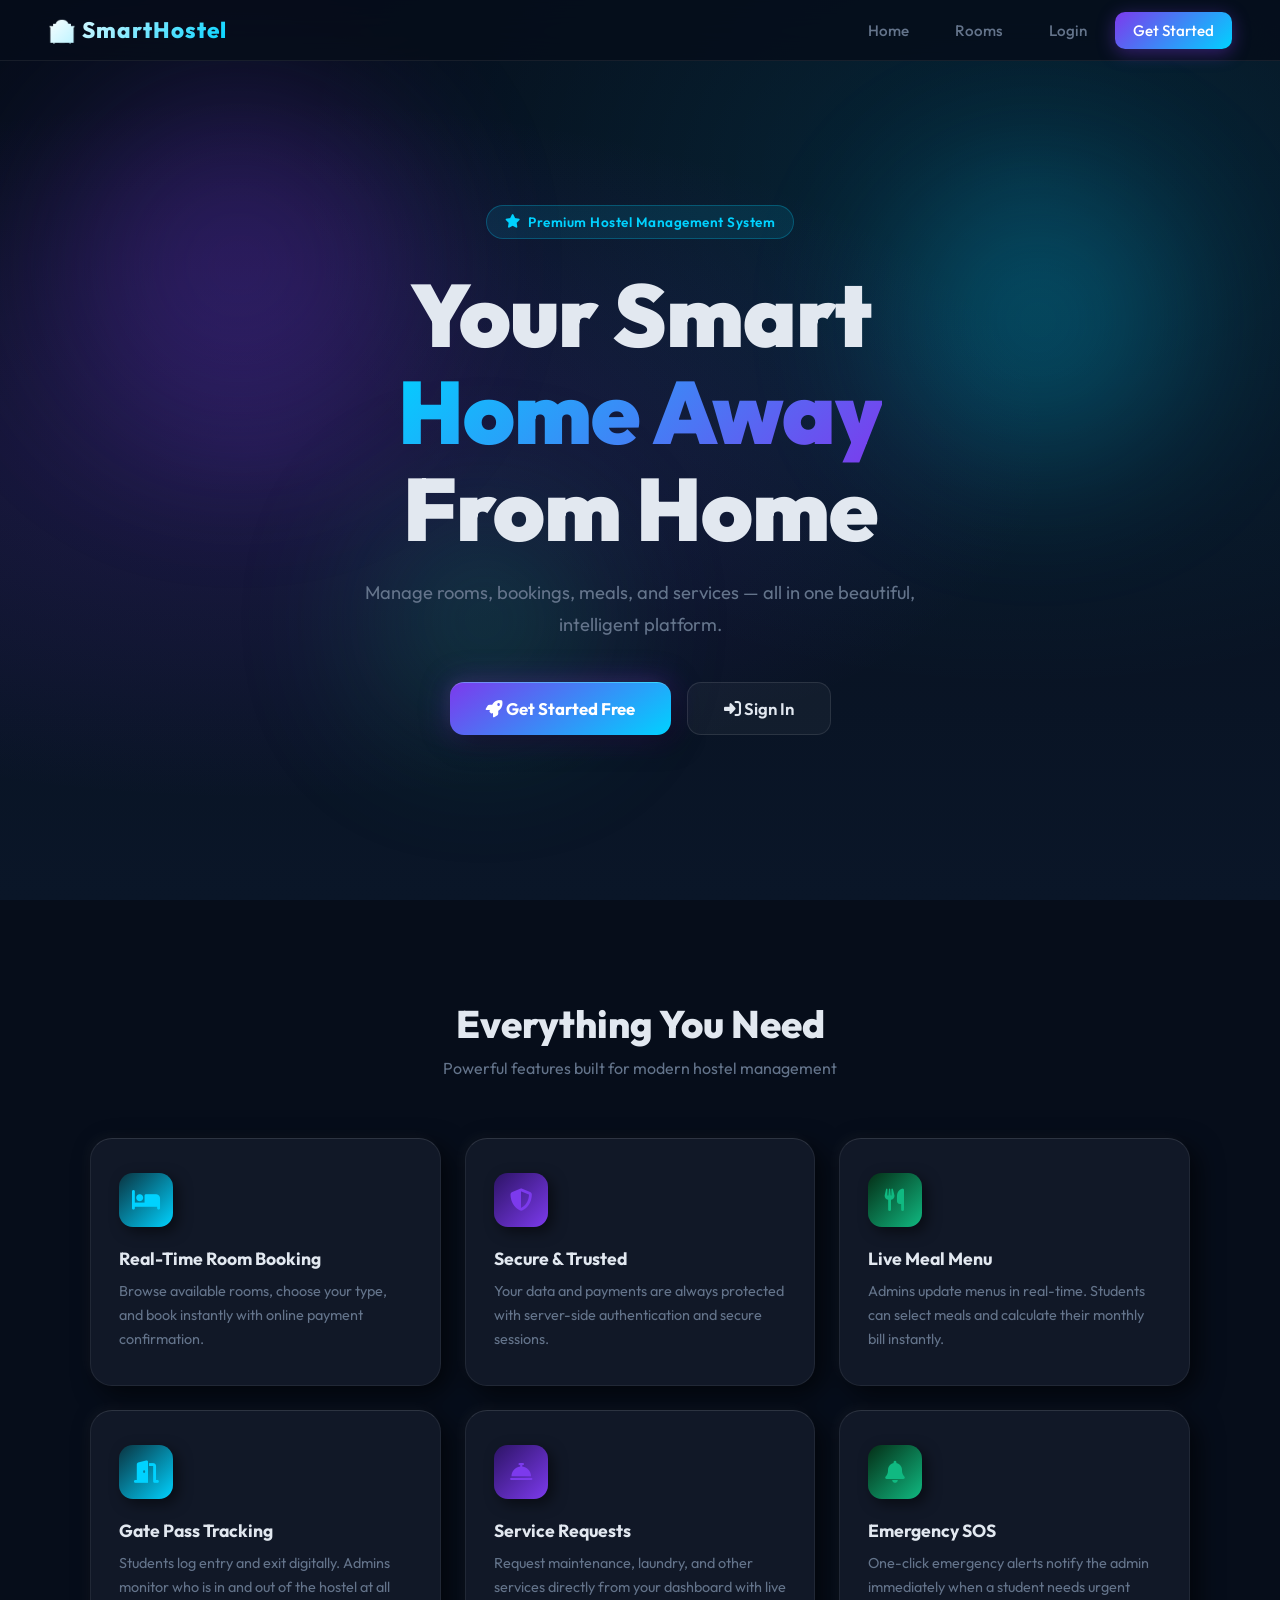
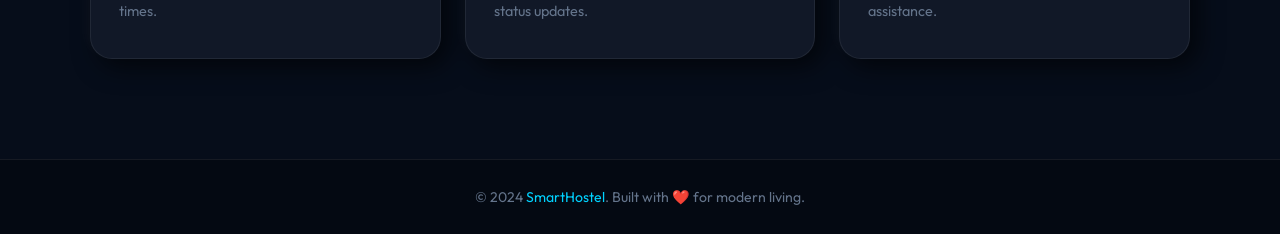
<file: index.html>
<!DOCTYPE html>
<html lang="en">
<head>
    <meta charset="UTF-8">
    <meta name="viewport" content="width=device-width, initial-scale=1.0">
    <title>Smart Hostel – Modern Living</title>
    <link rel="stylesheet" href="https://cdnjs.cloudflare.com/ajax/libs/font-awesome/6.4.0/css/all.min.css">
    <link rel="preconnect" href="https://fonts.googleapis.com">
    <style>
        @import url('https://fonts.googleapis.com/css2?family=Outfit:wght@300;400;600;700;800;900&display=swap');
        :root {
            --bg: #060d1a; --cyan: #00d2ff; --purple: #7c3aed; --green: #10b981;
            --text: #e2e8f0; --muted: #64748b; --surface: #111827; --surface2: #1a2540;
        }
        * { box-sizing: border-box; margin: 0; padding: 0; }
        body { background: var(--bg); color: var(--text); font-family: 'Outfit', sans-serif; overflow-x: hidden; }

        /* ── NAV ── */
        nav {
            position: fixed; top: 0; left: 0; right: 0; z-index: 100;
            display: flex; align-items: center; justify-content: space-between;
            padding: 16px 48px;
            background: rgba(6,13,26,0.85); backdrop-filter: blur(20px);
            border-bottom: 1px solid rgba(255,255,255,0.07);
        }
        .nav-logo {
            font-size: 1.4rem; font-weight: 800; letter-spacing: 1px;
            background: linear-gradient(135deg, #fff, var(--cyan));
            -webkit-background-clip: text; -webkit-text-fill-color: transparent;
        }
        .nav-links { display: flex; gap: 10px; list-style: none; }
        .nav-links a {
            color: var(--muted); text-decoration: none; font-weight: 500;
            padding: 9px 18px; border-radius: 10px; transition: all 0.25s;
            font-size: 0.95rem;
        }
        .nav-links a:hover { color: var(--text); background: rgba(255,255,255,0.06); }
        .nav-links .btn-nav {
            background: linear-gradient(135deg, var(--purple), var(--cyan));
            color: white !important;
            box-shadow: 0 4px 18px rgba(124,58,237,0.4);
        }
        .nav-links .btn-nav:hover { filter: brightness(1.1); transform: translateY(-2px); }

        /* ── HERO ── */
        .hero {
            min-height: 100vh; display: flex; align-items: center; justify-content: center;
            text-align: center; padding: 120px 24px 80px;
            background:
                radial-gradient(ellipse at 20% 50%, rgba(124,58,237,0.18) 0%, transparent 55%),
                radial-gradient(ellipse at 80% 20%, rgba(0,210,255,0.12) 0%, transparent 50%),
                linear-gradient(180deg, #060d1a 0%, #0a1628 100%);
        }
        .hero-tag {
            display: inline-flex; align-items: center; gap: 8px;
            background: rgba(0,210,255,0.1); border: 1px solid rgba(0,210,255,0.25);
            color: var(--cyan); padding: 7px 18px; border-radius: 30px;
            font-size: 0.85rem; font-weight: 600; margin-bottom: 28px;
            letter-spacing: 0.5px;
        }
        .hero h1 {
            font-size: clamp(2.5rem, 7vw, 5.5rem); font-weight: 900; line-height: 1.1;
            letter-spacing: -1px; margin-bottom: 20px;
        }
        .hero h1 .gradient-text {
            background: linear-gradient(135deg, var(--cyan), var(--purple));
            -webkit-background-clip: text; -webkit-text-fill-color: transparent;
        }
        .hero p { color: var(--muted); font-size: 1.15rem; max-width: 560px; margin: 0 auto 42px; line-height: 1.7; }
        .hero-btns { display: flex; gap: 16px; justify-content: center; flex-wrap: wrap; }
        .btn-hero-primary {
            background: linear-gradient(145deg, var(--purple), var(--cyan));
            color: white; padding: 15px 36px; border-radius: 14px; font-size: 1.05rem;
            font-weight: 700; text-decoration: none; border: none; cursor: pointer;
            box-shadow: 8px 8px 24px rgba(0,0,0,0.5), -4px -4px 12px rgba(255,255,255,0.04),
                        0 0 30px rgba(124,58,237,0.35);
            border-top: 1px solid rgba(255,255,255,0.2);
            transition: all 0.25s;
        }
        .btn-hero-primary:hover { transform: translateY(-3px); filter: brightness(1.1); }
        .btn-hero-primary:active { transform: translateY(1px); }
        .btn-hero-ghost {
            background: rgba(255,255,255,0.04); color: var(--text); padding: 15px 36px;
            border-radius: 14px; font-size: 1.05rem; font-weight: 600; text-decoration: none;
            border: 1px solid rgba(255,255,255,0.1); cursor: pointer; transition: all 0.25s;
        }
        .btn-hero-ghost:hover { background: rgba(255,255,255,0.08); transform: translateY(-2px); }

        /* Floating Orbs */
        .orb {
            position: fixed; border-radius: 50%; pointer-events: none;
            filter: blur(80px); opacity: 0.25; z-index: 0;
            animation: float 6s ease-in-out infinite;
        }
        .orb-1 { width: 350px; height: 350px; background: var(--purple); top: 10%; left: 5%; animation-delay: 0s; }
        .orb-2 { width: 280px; height: 280px; background: var(--cyan); top: 20%; right: 8%; animation-delay: -3s; }
        .orb-3 { width: 200px; height: 200px; background: var(--green); bottom: 20%; left: 30%; animation-delay: -1.5s; }
        @keyframes float {
            0%, 100% { transform: translateY(0); }
            50% { transform: translateY(-24px); }
        }

        /* ── FEATURES ── */
        .features { padding: 100px 48px; position: relative; z-index: 1; }
        .section-title { text-align: center; margin-bottom: 60px; }
        .section-title h2 { font-size: 2.4rem; font-weight: 800; margin-bottom: 10px; }
        .section-title p { color: var(--muted); font-size: 1rem; }
        .features-grid {
            display: grid; grid-template-columns: repeat(auto-fit, minmax(260px, 1fr));
            gap: 24px; max-width: 1100px; margin: 0 auto;
        }
        .feature-card {
            background: var(--surface);
            border: 1px solid rgba(255,255,255,0.07);
            border-top-color: rgba(255,255,255,0.12);
            border-radius: 22px; padding: 34px 28px;
            box-shadow: 8px 8px 24px rgba(0,0,0,0.6), -4px -4px 12px rgba(255,255,255,0.03);
            transition: all 0.3s; position: relative; overflow: hidden;
        }
        .feature-card::before {
            content: ''; position: absolute; top: 0; left: 0; right: 0; height: 2px;
            background: linear-gradient(90deg, var(--purple), var(--cyan)); opacity: 0;
            transition: opacity 0.3s;
        }
        .feature-card:hover { transform: translateY(-6px); box-shadow: 12px 12px 35px rgba(0,0,0,0.7); }
        .feature-card:hover::before { opacity: 1; }
        .feat-icon {
            width: 54px; height: 54px; border-radius: 14px;
            display: flex; align-items: center; justify-content: center;
            font-size: 1.4rem; margin-bottom: 20px;
            box-shadow: 5px 5px 14px rgba(0,0,0,0.5);
        }
        .feat-icon.cyan  { background: linear-gradient(135deg, #0a3340, var(--cyan)); color: var(--cyan); }
        .feat-icon.purple{ background: linear-gradient(135deg, #2d1466, var(--purple)); color: var(--purple); }
        .feat-icon.green { background: linear-gradient(135deg, #052e16, var(--green)); color: var(--green); }
        .feature-card h3 { font-size: 1.1rem; font-weight: 700; margin-bottom: 10px; }
        .feature-card p  { color: var(--muted); font-size: 0.9rem; line-height: 1.65; }

        /* ── FOOTER ── */
        footer {
            border-top: 1px solid rgba(255,255,255,0.07);
            padding: 28px 48px; text-align: center;
            color: var(--muted); font-size: 0.88rem;
            background: rgba(0,0,0,0.3);
        }
        footer span { color: var(--cyan); }

        @media (max-width: 768px) {
            nav { padding: 14px 20px; }
            .nav-links { gap: 6px; }
            .nav-links a { padding: 8px 12px; font-size: 0.85rem; }
            .features { padding: 60px 20px; }
            .hero { padding: 100px 20px 60px; }
        }
        @media (max-width: 480px) {
            .nav-links { display: none; }
            .hero h1 { font-size: 2.2rem; }
        }
    </style>
</head>
<body>
    <div class="orb orb-1"></div>
    <div class="orb orb-2"></div>
    <div class="orb orb-3"></div>

    <nav>
        <div class="nav-logo">🏨 SmartHostel</div>
        <ul class="nav-links">
            <li><a href="#">Home</a></li>
            <li><a href="#">Rooms</a></li>
            <li><a href="login.html">Login</a></li>
            <li><a href="register.html" class="btn-nav">Get Started</a></li>
        </ul>
    </nav>

    <section class="hero">
        <div style="position:relative;z-index:1">
            <div class="hero-tag"><i class="fa fa-star"></i> Premium Hostel Management System</div>
            <h1>Your Smart<br><span class="gradient-text">Home Away</span><br>From Home</h1>
            <p>Manage rooms, bookings, meals, and services — all in one beautiful, intelligent platform.</p>
            <div class="hero-btns">
                <a href="register.html" class="btn-hero-primary"><i class="fa fa-rocket"></i> Get Started Free</a>
                <a href="login.html" class="btn-hero-ghost"><i class="fa fa-sign-in-alt"></i> Sign In</a>
            </div>
        </div>
    </section>

    <section class="features">
        <div class="section-title">
            <h2>Everything You Need</h2>
            <p>Powerful features built for modern hostel management</p>
        </div>
        <div class="features-grid">
            <div class="feature-card">
                <div class="feat-icon cyan"><i class="fa fa-bed"></i></div>
                <h3>Real-Time Room Booking</h3>
                <p>Browse available rooms, choose your type, and book instantly with online payment confirmation.</p>
            </div>
            <div class="feature-card">
                <div class="feat-icon purple"><i class="fa fa-shield-alt"></i></div>
                <h3>Secure &amp; Trusted</h3>
                <p>Your data and payments are always protected with server-side authentication and secure sessions.</p>
            </div>
            <div class="feature-card">
                <div class="feat-icon green"><i class="fa fa-utensils"></i></div>
                <h3>Live Meal Menu</h3>
                <p>Admins update menus in real-time. Students can select meals and calculate their monthly bill instantly.</p>
            </div>
            <div class="feature-card">
                <div class="feat-icon cyan"><i class="fa fa-door-open"></i></div>
                <h3>Gate Pass Tracking</h3>
                <p>Students log entry and exit digitally. Admins monitor who is in and out of the hostel at all times.</p>
            </div>
            <div class="feature-card">
                <div class="feat-icon purple"><i class="fa fa-concierge-bell"></i></div>
                <h3>Service Requests</h3>
                <p>Request maintenance, laundry, and other services directly from your dashboard with live status updates.</p>
            </div>
            <div class="feature-card">
                <div class="feat-icon green"><i class="fa fa-bell"></i></div>
                <h3>Emergency SOS</h3>
                <p>One-click emergency alerts notify the admin immediately when a student needs urgent assistance.</p>
            </div>
        </div>
    </section>

    <footer>
        <p>© 2024 <span>SmartHostel</span>. Built with ❤️ for modern living.</p>
    </footer>
</body>
</html>
</file>
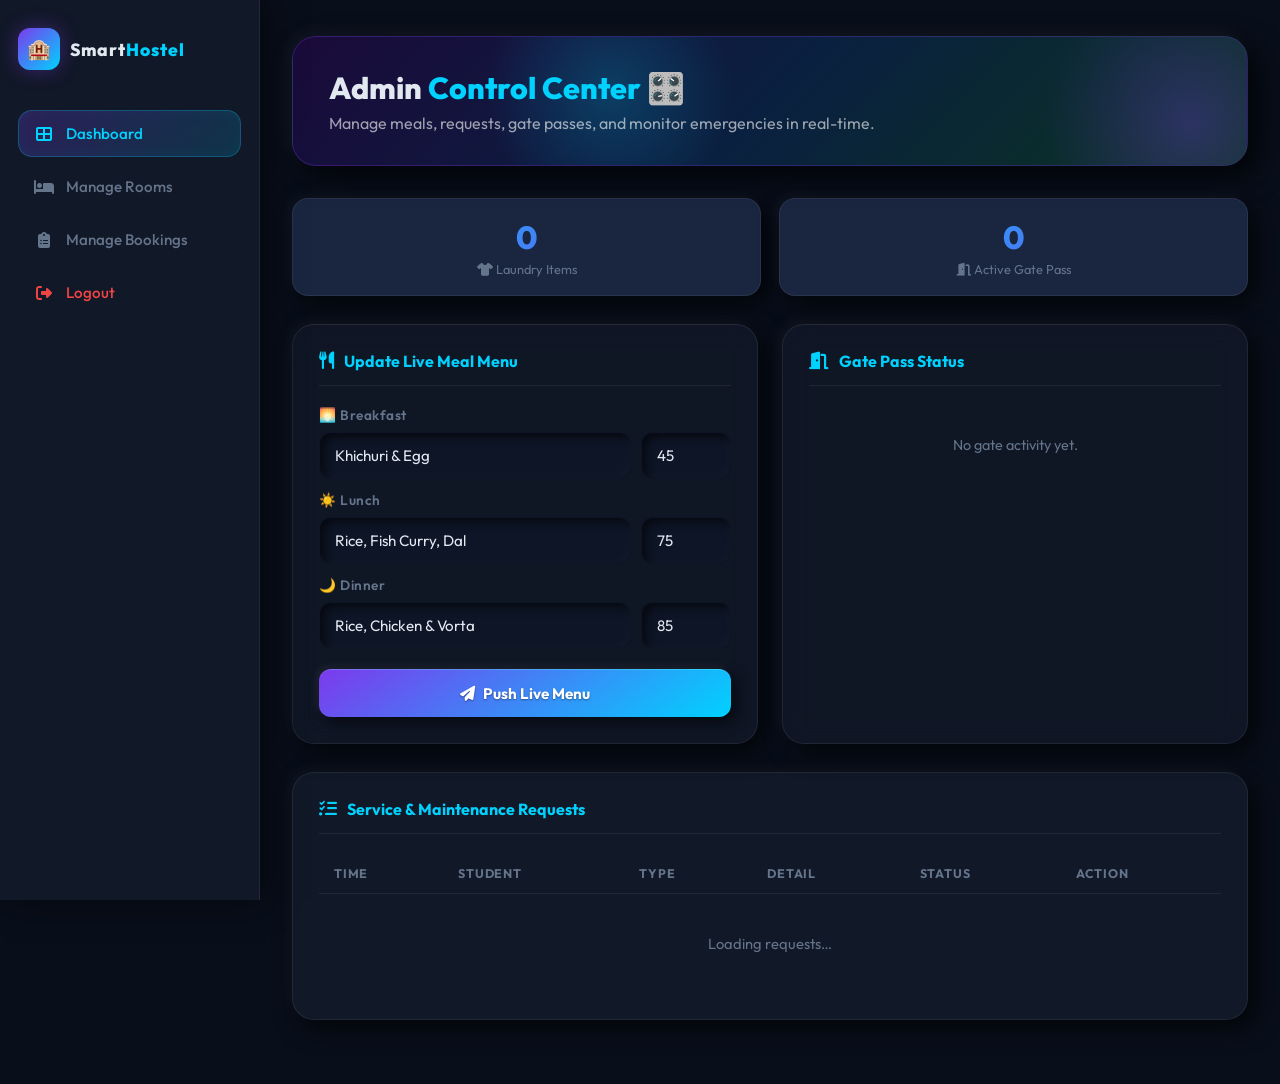
<file: admin_dashboard.html>
<!DOCTYPE html>
<html lang="en">
<head>
    <meta charset="UTF-8">
    <meta name="viewport" content="width=device-width, initial-scale=1.0">
    <title>Admin Dashboard – SmartHostel</title>
    <link rel="stylesheet" href="https://cdnjs.cloudflare.com/ajax/libs/font-awesome/6.4.0/css/all.min.css">
    <link rel="stylesheet" href="shared.css">
    <style>
        .menu-row { display: flex; gap: 10px; margin-bottom: 12px; }
        .menu-row .input-3d:last-child { width: 90px; flex-shrink: 0; }
        .gate-entry {
            display: flex; align-items: center; justify-content: space-between;
            padding: 10px 14px; background: var(--surface2);
            border-radius: 12px; margin-bottom: 8px; font-size: 0.9rem;
        }
    </style>
</head>
<body>
    <button class="hamburger" id="hamburger"><i class="fa fa-bars"></i></button>
    <div class="sidebar-overlay" id="overlay"></div>

    <div class="sidebar" id="sidebar">
        <div class="logo">
            <div class="logo-icon">🏨</div>
            <div class="logo-text">Smart<span>Hostel</span></div>
        </div>
        <nav>
            <ul>
                <li class="active"><i class="fa fa-th-large"></i> Dashboard</li>
                <li onclick="location.href='manage_rooms.html'"><i class="fa fa-bed"></i> Manage Rooms</li>
                <li onclick="location.href='manage_bookings.html'"><i class="fa fa-clipboard-list"></i> Manage Bookings</li>
                <li class="logout" onclick="doLogout()"><i class="fa fa-sign-out-alt"></i> Logout</li>
            </ul>
        </nav>
    </div>

    <div class="main-content">
        <div class="welcome-banner">
            <h1>Admin <span class="accent">Control Center</span> 🎛️</h1>
            <p>Manage meals, requests, gate passes, and monitor emergencies in real-time.</p>
        </div>

        <!-- SOS Alert -->
        <div id="sosContainer" class="sos-alert">
            <div style="display:flex;align-items:center;gap:12px">
                <span style="font-size:1.6rem;animation:sosPulse 1s infinite">🚨</span>
                <div>
                    <strong style="color:#ef4444">EMERGENCY SIGNAL</strong>
                    <div style="font-size:0.85rem;color:#94a3b8;margin-top:2px">A student needs immediate assistance!</div>
                </div>
            </div>
            <button onclick="clearSOS()" class="btn btn-danger btn-sm">Dismiss</button>
        </div>

        <!-- Stats Row -->
        <div style="display:grid;grid-template-columns:repeat(auto-fit,minmax(150px,1fr));gap:18px;margin-bottom:28px">
            <div class="stat-card">
                <div class="stat-num" id="laundryCount">0</div>
                <div class="stat-label"><i class="fa fa-tshirt"></i> Laundry Items</div>
            </div>
            <div class="stat-card">
                <div class="stat-num" id="outCount">0</div>
                <div class="stat-label"><i class="fa fa-door-open"></i> Active Gate Pass</div>
            </div>
        </div>

        <div class="dashboard-grid">
            <!-- Meal Menu -->
            <div class="glass-panel">
                <div class="panel-title"><i class="fa fa-utensils"></i> Update Live Meal Menu</div>
                <label class="field-label">🌅 Breakfast</label>
                <div class="menu-row">
                    <input type="text" id="mBf" class="input-3d" value="Khichuri &amp; Egg" placeholder="Menu item">
                    <input type="number" id="pBf" class="input-3d" value="45" placeholder="৳">
                </div>
                <label class="field-label">☀️ Lunch</label>
                <div class="menu-row">
                    <input type="text" id="mLunch" class="input-3d" value="Rice, Fish Curry, Dal" placeholder="Menu item">
                    <input type="number" id="pLunch" class="input-3d" value="75" placeholder="৳">
                </div>
                <label class="field-label">🌙 Dinner</label>
                <div class="menu-row">
                    <input type="text" id="mDinner" class="input-3d" value="Rice, Chicken &amp; Vorta" placeholder="Menu item">
                    <input type="number" id="pDinner" class="input-3d" value="85" placeholder="৳">
                </div>
                <button class="btn btn-primary" style="margin-top:8px" onclick="updateMenu()">
                    <i class="fa fa-paper-plane"></i> Push Live Menu
                </button>
            </div>

            <!-- Gate Status -->
            <div class="glass-panel">
                <div class="panel-title"><i class="fa fa-door-open"></i> Gate Pass Status</div>
                <div id="gateList" style="max-height:220px;overflow-y:auto">
                    <div style="color:var(--muted);text-align:center;padding:30px;font-size:0.9rem">No gate activity yet.</div>
                </div>
            </div>
        </div>

        <!-- Requests Table -->
        <div class="table-wrap">
            <div class="panel-title"><i class="fa fa-tasks"></i> Service &amp; Maintenance Requests</div>
            <table>
                <thead>
                    <tr>
                        <th>Time</th><th>Student</th><th>Type</th><th>Detail</th><th>Status</th><th>Action</th>
                    </tr>
                </thead>
                <tbody id="requestTable">
                    <tr><td colspan="6" style="text-align:center;color:var(--muted);padding:40px">Loading requests…</td></tr>
                </tbody>
            </table>
        </div>
    </div>

    <script>
        // Sidebar toggle
        const ham = document.getElementById('hamburger');
        const sidebar = document.getElementById('sidebar');
        const overlay = document.getElementById('overlay');
        ham.addEventListener('click', () => { sidebar.classList.toggle('open'); overlay.classList.toggle('open'); });
        overlay.addEventListener('click', () => { sidebar.classList.remove('open'); overlay.classList.remove('open'); });

        async function updateMenu() {
            const menuData = {
                bf:     { menu: document.getElementById('mBf').value,     price: document.getElementById('pBf').value },
                lunch:  { menu: document.getElementById('mLunch').value,  price: document.getElementById('pLunch').value },
                dinner: { menu: document.getElementById('mDinner').value, price: document.getElementById('pDinner').value }
            };
            const fd = new FormData();
            fd.append('action', 'update_menu');
            fd.append('menu_data', JSON.stringify(menuData));
            try {
                const res  = await fetch('api/dashboard.php', { method: 'POST', body: fd });
                const data = await res.json();
                if (data.status === 'success') alert('✅ Live Menu Updated!');
                else alert('Error: ' + data.message);
            } catch { alert('Connection error.'); }
        }

        async function refreshDashboard() {
            try {
                const [sosD, reqD, gateD] = await Promise.all([
                    fetch('api/dashboard.php?action=check_sos').then(r => r.json()),
                    fetch('api/dashboard.php?action=get_requests').then(r => r.json()),
                    fetch('api/dashboard.php?action=get_gate_passes').then(r => r.json())
                ]);

                // SOS
                document.getElementById('sosContainer').style.display = sosD.active ? 'flex' : 'none';

                // Requests
                const tb = document.getElementById('requestTable');
                let laundry = 0;
                if (reqD.status === 'success' && reqD.data.length > 0) {
                    tb.innerHTML = reqD.data.map(req => {
                        if (req.type === 'Wash' || req.type === 'Iron') laundry += parseInt(req.qty || 0);
                        const badge = req.status === 'Pending' ? 'badge-pending' : 'badge-done';
                        const action = req.status === 'Pending'
                            ? `<button class="btn btn-success btn-sm" onclick="approveReq(${req.id})"><i class="fa fa-check"></i> Done</button>`
                            : `<span class="badge badge-done">✓ Resolved</span>`;
                        return `<tr>
                            <td style="color:var(--muted);font-size:0.82rem">${req.time}</td>
                            <td><strong>${req.user}</strong></td>
                            <td><span class="badge badge-cyan">${req.type}</span></td>
                            <td>${req.detail}</td>
                            <td><span class="badge ${badge}">${req.status}</span></td>
                            <td>${action}</td>
                        </tr>`;
                    }).join('');
                } else {
                    tb.innerHTML = `<tr><td colspan="6" style="text-align:center;color:var(--muted);padding:40px">No requests yet.</td></tr>`;
                }
                document.getElementById('laundryCount').innerText = laundry;

                // Gate
                const gl = document.getElementById('gateList');
                let outCount = 0;
                if (gateD.status === 'success' && gateD.data.length > 0) {
                    gl.innerHTML = gateD.data.map(log => {
                        if (log.status === 'OUT') outCount++;
                        const col = log.status === 'IN' ? '#10b981' : '#f59e0b';
                        const time = log.status === 'OUT' ? log.leavingTime : log.enteredTime;
                        return `<div class="gate-entry">
                            <strong>${log.user}</strong>
                            <span style="color:${col};font-weight:700">${log.status}</span>
                            <span style="color:var(--muted);font-size:0.8rem">${time}</span>
                        </div>`;
                    }).join('');
                } else {
                    gl.innerHTML = `<div style="color:var(--muted);text-align:center;padding:30px;font-size:0.9rem">No gate activity yet.</div>`;
                }
                document.getElementById('outCount').innerText = outCount;
            } catch (err) { console.error(err); }
        }

        async function approveReq(id) {
            const fd = new FormData(); fd.append('action','complete_request'); fd.append('id', id);
            await fetch('api/dashboard.php', { method: 'POST', body: fd });
            refreshDashboard();
        }

        async function clearSOS() {
            const fd = new FormData(); fd.append('action','clear_sos');
            await fetch('api/dashboard.php', { method: 'POST', body: fd });
            refreshDashboard();
        }

        window.onload = () => { refreshDashboard(); setInterval(refreshDashboard, 5000); };

        async function doLogout() {
            const fd = new FormData(); fd.append('action','logout');
            try { await fetch('api/auth.php', { method: 'POST', body: fd }); } catch {}
            window.location.href = 'login.html';
        }
    </script>
</body>
</html>
</file>
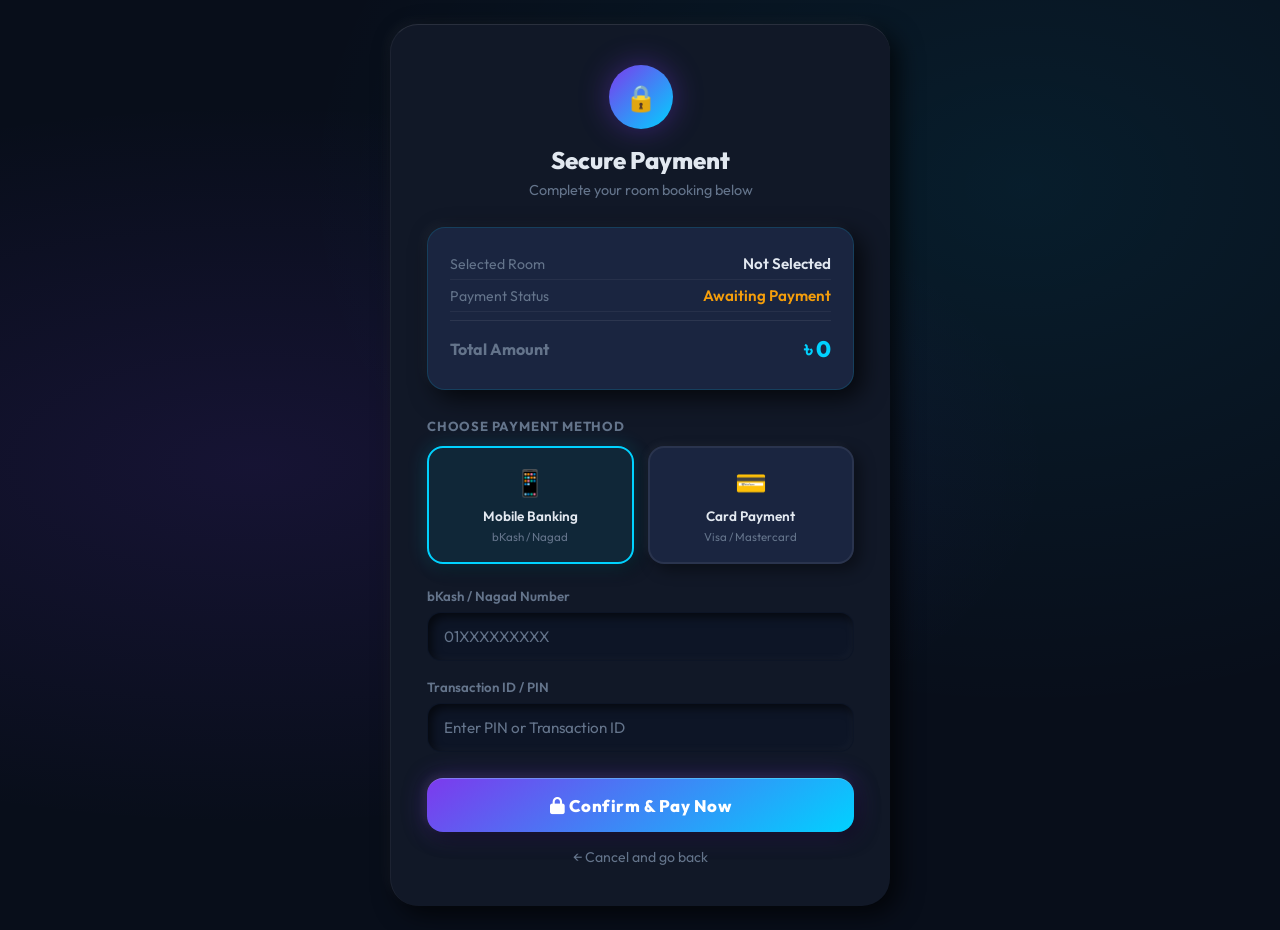
<file: booking.html>
<!DOCTYPE html>
<html lang="en">
<head>
    <meta charset="UTF-8">
    <meta name="viewport" content="width=device-width, initial-scale=1.0">
    <title>Payment – SmartHostel</title>
    <link rel="stylesheet" href="https://cdnjs.cloudflare.com/ajax/libs/font-awesome/6.4.0/css/all.min.css">
    <style>
        @import url('https://fonts.googleapis.com/css2?family=Outfit:wght@300;400;600;700;800&display=swap');
        :root {
            --bg: #080e1a; --surface: #111827; --surface2: #1a2540;
            --cyan: #00d2ff; --purple: #7c3aed; --text: #e2e8f0; --muted: #64748b;
            --shadow-card: 8px 8px 24px rgba(0,0,0,0.7), -4px -4px 12px rgba(255,255,255,0.04);
            --shadow-inset: inset 4px 4px 10px rgba(0,0,0,0.6), inset -3px -3px 8px rgba(255,255,255,0.03);
            --shadow-btn: 5px 5px 14px rgba(0,0,0,0.6), -3px -3px 8px rgba(255,255,255,0.07);
        }
        *, *::before, *::after { box-sizing: border-box; margin: 0; padding: 0; }
        body {
            background: var(--bg); color: var(--text);
            font-family: 'Outfit', sans-serif;
            min-height: 100vh; display: flex; align-items: center; justify-content: center;
            padding: 24px;
            background-image: radial-gradient(ellipse at 20% 50%, rgba(124,58,237,0.12) 0%, transparent 55%),
                              radial-gradient(ellipse at 80% 20%, rgba(0,210,255,0.08) 0%, transparent 50%);
        }

        .booking-card {
            background: var(--surface); width: 100%; max-width: 500px;
            border-radius: 28px; padding: 40px 36px;
            box-shadow: var(--shadow-card);
            border-top: 1px solid rgba(255,255,255,0.1);
            border-left: 1px solid rgba(255,255,255,0.05);
        }

        .page-head { text-align: center; margin-bottom: 28px; }
        .page-head .icon-circle {
            width: 64px; height: 64px; margin: 0 auto 16px;
            background: linear-gradient(135deg, var(--purple), var(--cyan));
            border-radius: 50%; display: flex; align-items: center; justify-content: center;
            font-size: 1.6rem; box-shadow: 0 0 30px rgba(124,58,237,0.4);
        }
        .page-head h2 { font-size: 1.5rem; font-weight: 800; }
        .page-head p  { color: var(--muted); font-size: 0.9rem; margin-top: 6px; }

        .summary-box {
            background: var(--surface2); border-radius: 18px; padding: 20px 22px;
            margin-bottom: 28px;
            box-shadow: var(--shadow-card);
            border: 1px solid rgba(0,210,255,0.15);
        }
        .summary-row { display: flex; justify-content: space-between; align-items: center; padding: 6px 0; }
        .summary-row:not(:last-child) { border-bottom: 1px solid rgba(255,255,255,0.05); }
        .summary-row .label { color: var(--muted); font-size: 0.88rem; }
        .summary-row .value { font-weight: 600; font-size: 0.95rem; }
        .total-row .value { font-size: 1.4rem; font-weight: 800; color: var(--cyan); }

        .section-label { font-size: 0.82rem; font-weight: 700; color: var(--muted); letter-spacing: 0.8px; text-transform: uppercase; margin-bottom: 12px; }

        .methods-grid { display: grid; grid-template-columns: 1fr 1fr; gap: 14px; margin-bottom: 24px; }
        .method-item {
            background: var(--surface2); border: 2px solid rgba(255,255,255,0.07);
            padding: 18px 12px; border-radius: 16px; cursor: pointer; text-align: center;
            transition: all 0.25s;
            box-shadow: 6px 6px 15px rgba(0,0,0,0.4), -3px -3px 8px rgba(255,255,255,0.04);
        }
        .method-item:hover { border-color: rgba(0,210,255,0.3); transform: translateY(-2px); }
        .method-item.active {
            border-color: var(--cyan);
            background: rgba(0,210,255,0.08);
            box-shadow: 0 0 20px rgba(0,210,255,0.2), 6px 6px 15px rgba(0,0,0,0.4);
        }
        .method-item .m-icon { font-size: 1.6rem; margin-bottom: 8px; }
        .method-item p { margin: 0; font-size: 0.85rem; font-weight: 600; }

        .field-group { margin-bottom: 18px; }
        .field-label { display: block; margin-bottom: 8px; font-size: 0.83rem; font-weight: 600; color: var(--muted); }
        .input-3d {
            width: 100%; padding: 14px 16px; border: none; border-radius: 14px;
            background: #0d1526; color: var(--text); font-family: inherit; font-size: 0.95rem;
            box-shadow: var(--shadow-inset); outline: none; transition: 0.25s;
            border: 1px solid transparent;
        }
        .input-3d:focus { box-shadow: var(--shadow-inset), 0 0 14px rgba(0,210,255,0.3); border-color: rgba(0,210,255,0.4); }
        .input-3d::placeholder { color: var(--muted); }

        .btn-pay {
            width: 100%; padding: 16px; margin-top: 8px; border: none; border-radius: 16px;
            background: linear-gradient(145deg, var(--purple), var(--cyan));
            color: white; font-size: 1.05rem; font-weight: 800; cursor: pointer;
            box-shadow: 6px 6px 18px rgba(0,0,0,0.5), -3px -3px 10px rgba(255,255,255,0.06),
                        0 0 25px rgba(124,58,237,0.35);
            border-top: 1px solid rgba(255,255,255,0.2);
            transition: all 0.2s; font-family: inherit;
            letter-spacing: 0.5px;
        }
        .btn-pay:hover { transform: translateY(-2px); filter: brightness(1.1); }
        .btn-pay:active { transform: translateY(2px); box-shadow: inset 4px 4px 12px rgba(0,0,0,0.6); border-top: none; }

        .cancel-link { display: block; text-align: center; margin-top: 16px; color: var(--muted); text-decoration: none; font-size: 0.88rem; transition: color 0.2s; }
        .cancel-link:hover { color: var(--text); }

        @media(max-width:480px) { .booking-card { padding: 28px 20px; } .methods-grid { grid-template-columns: 1fr 1fr; } }
    </style>
</head>
<body>
<div class="booking-card">
    <div class="page-head">
        <div class="icon-circle">🔒</div>
        <h2>Secure Payment</h2>
        <p>Complete your room booking below</p>
    </div>

    <div class="summary-box">
        <div class="summary-row">
            <span class="label">Selected Room</span>
            <span class="value" id="room-name">—</span>
        </div>
        <div class="summary-row">
            <span class="label">Payment Status</span>
            <span class="value" style="color:#f59e0b">Awaiting Payment</span>
        </div>
        <div class="summary-row total-row" style="margin-top:8px;padding-top:14px;border-top:1px solid rgba(255,255,255,0.08)">
            <span class="label" style="font-size:1rem;font-weight:700">Total Amount</span>
            <span class="value" id="room-price">৳ 0</span>
        </div>
    </div>

    <div class="section-label">Choose Payment Method</div>
    <div class="methods-grid">
        <div class="method-item active" onclick="setMethod('Mobile Banking', this)">
            <div class="m-icon">📱</div>
            <p>Mobile Banking</p>
            <div style="font-size:0.72rem;color:var(--muted);margin-top:4px">bKash / Nagad</div>
        </div>
        <div class="method-item" onclick="setMethod('Card Payment', this)">
            <div class="m-icon">💳</div>
            <p>Card Payment</p>
            <div style="font-size:0.72rem;color:var(--muted);margin-top:4px">Visa / Mastercard</div>
        </div>
    </div>

    <form id="payForm">
        <div class="field-group">
            <label class="field-label" id="phoneLabel">bKash / Nagad Number</label>
            <input type="text" id="accountNo" class="input-3d" placeholder="01XXXXXXXXX" required>
        </div>
        <div class="field-group">
            <label class="field-label">Transaction ID / PIN</label>
            <input type="password" id="transactionId" class="input-3d" placeholder="Enter PIN or Transaction ID" required>
        </div>
        <button type="submit" class="btn-pay"><i class="fa fa-lock"></i> Confirm &amp; Pay Now</button>
        <a href="user_rooms.html" class="cancel-link">← Cancel and go back</a>
    </form>
</div>

<script>
    const params = new URLSearchParams(window.location.search);
    const room   = params.get('room')  || 'Not Selected';
    const price  = params.get('price') || '৳ 0';

    document.getElementById('room-name').innerText  = room;
    document.getElementById('room-price').innerText = price;

    function setMethod(type, el) {
        document.querySelectorAll('.method-item').forEach(m => m.classList.remove('active'));
        el.classList.add('active');
        const label = document.getElementById('phoneLabel');
        const input = document.getElementById('accountNo');
        if (type === 'Card Payment') {
            label.innerText = 'Card Number';
            input.placeholder = 'XXXX XXXX XXXX XXXX';
        } else {
            label.innerText = 'bKash / Nagad Number';
            input.placeholder = '01XXXXXXXXX';
        }
    }

    document.getElementById('payForm').addEventListener('submit', async function(e) {
        e.preventDefault();
        const method    = document.querySelector('.method-item.active p').innerText;
        const accountNo = document.getElementById('accountNo').value;
        const trxId     = document.getElementById('transactionId').value;
        const fd = new FormData();
        fd.append('action','book_room'); fd.append('room', room);
        fd.append('method', method); fd.append('account_no', accountNo);
        fd.append('transaction_id', trxId); fd.append('total', price);
        try {
            const res  = await fetch('api/bookings.php', { method: 'POST', body: fd });
            const data = await res.json();
            if (data.status === 'success') {
                alert('✅ Payment submitted! Waiting for Admin Approval.');
                window.location.href = 'user_rooms.html';
            } else { alert(data.message || 'Failed to submit booking.'); }
        } catch { alert('Connection error.'); }
    });
</script>
</body>
</html>
</file>
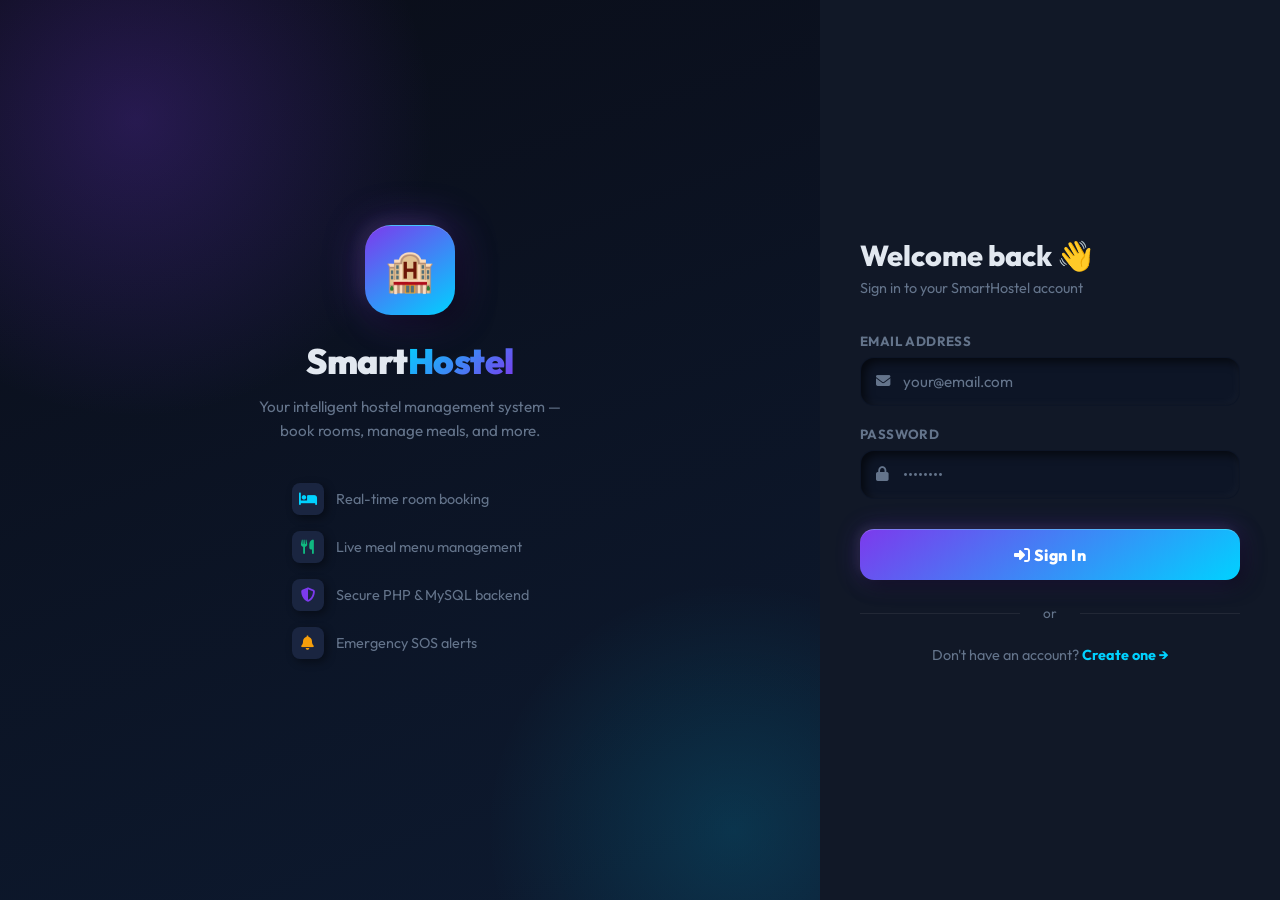
<file: login.html>
<!DOCTYPE html>
<html lang="en">
<head>
    <meta charset="UTF-8">
    <meta name="viewport" content="width=device-width, initial-scale=1.0">
    <title>Login – SmartHostel</title>
    <link rel="stylesheet" href="https://cdnjs.cloudflare.com/ajax/libs/font-awesome/6.4.0/css/all.min.css">
    <style>
        @import url('https://fonts.googleapis.com/css2?family=Outfit:wght@300;400;600;700;800;900&display=swap');
        :root {
            --bg: #080e1a; --surface: #111827; --surface2: #1a2540;
            --cyan: #00d2ff; --purple: #7c3aed; --text: #e2e8f0; --muted: #64748b;
            --shadow-card: 12px 12px 30px rgba(0,0,0,0.7), -6px -6px 16px rgba(255,255,255,0.04);
            --shadow-inset: inset 4px 4px 10px rgba(0,0,0,0.6), inset -3px -3px 8px rgba(255,255,255,0.03);
            --shadow-btn: 5px 5px 14px rgba(0,0,0,0.6), -3px -3px 8px rgba(255,255,255,0.07);
        }
        *, *::before, *::after { box-sizing: border-box; margin: 0; padding: 0; }
        body {
            background: var(--bg); color: var(--text); font-family: 'Outfit', sans-serif;
            min-height: 100vh; display: flex; overflow: hidden;
        }

        /* Left decorative panel */
        .left-panel {
            flex: 1; display: flex; flex-direction: column; justify-content: center; align-items: center;
            padding: 60px; position: relative; overflow: hidden;
            background: linear-gradient(160deg, #0a0d18 0%, #0d1a30 100%);
        }
        .left-panel::before {
            content: ''; position: absolute; top: -20%; left: -20%;
            width: 600px; height: 600px; border-radius: 50%;
            background: radial-gradient(circle, rgba(124,58,237,0.25), transparent 70%);
            pointer-events: none;
        }
        .left-panel::after {
            content: ''; position: absolute; bottom: -20%; right: -20%;
            width: 500px; height: 500px; border-radius: 50%;
            background: radial-gradient(circle, rgba(0,210,255,0.15), transparent 70%);
            pointer-events: none;
        }
        .brand { position: relative; z-index: 1; text-align: center; }
        .brand-icon {
            width: 90px; height: 90px; border-radius: 26px; margin: 0 auto 24px;
            background: linear-gradient(145deg, var(--purple), var(--cyan));
            display: flex; align-items: center; justify-content: center;
            font-size: 2.5rem;
            box-shadow: 10px 10px 28px rgba(0,0,0,0.6), -6px -6px 16px rgba(255,255,255,0.06),
                        0 0 40px rgba(124,58,237,0.4);
            border-top: 1px solid rgba(255,255,255,0.2);
        }
        .brand h1 { font-size: 2.2rem; font-weight: 900; letter-spacing: -0.5px; }
        .brand h1 span { background: linear-gradient(135deg, var(--cyan), var(--purple)); -webkit-background-clip: text; -webkit-text-fill-color: transparent; }
        .brand p { color: var(--muted); margin-top: 12px; font-size: 0.95rem; line-height: 1.6; max-width: 320px; }
        .features-list { list-style: none; margin-top: 40px; position: relative; z-index: 1; }
        .features-list li {
            display: flex; align-items: center; gap: 12px;
            color: var(--muted); margin-bottom: 16px; font-size: 0.9rem;
        }
        .features-list li .fi {
            width: 32px; height: 32px; border-radius: 8px; display: flex;
            align-items: center; justify-content: center; font-size: 0.9rem;
            background: var(--surface2); box-shadow: 3px 3px 8px rgba(0,0,0,0.4);
        }

        /* Right form panel */
        .right-panel {
            width: 460px; flex-shrink: 0; display: flex; align-items: center; justify-content: center;
            padding: 40px; background: var(--surface);
            box-shadow: -6px 0 30px rgba(0,0,0,0.5);
        }
        .form-box { width: 100%; }
        .form-box h2 { font-size: 1.8rem; font-weight: 800; margin-bottom: 6px; }
        .form-box .subtitle { color: var(--muted); font-size: 0.9rem; margin-bottom: 36px; }

        .field-group { margin-bottom: 20px; }
        .field-label { display: block; font-size: 0.83rem; font-weight: 700; color: var(--muted); margin-bottom: 8px; letter-spacing: 0.4px; text-transform: uppercase; }
        .input-wrap { position: relative; }
        .input-wrap i { position: absolute; left: 16px; top: 50%; transform: translateY(-50%); color: var(--muted); font-size: 0.9rem; }
        .input-3d {
            width: 100%; padding: 14px 16px 14px 42px; border: none; border-radius: 14px;
            background: #0d1526; color: var(--text); font-family: inherit; font-size: 0.95rem;
            box-shadow: var(--shadow-inset); outline: none; transition: 0.25s;
            border: 1px solid transparent;
        }
        .input-3d:focus {
            box-shadow: var(--shadow-inset), 0 0 16px rgba(0,210,255,0.3);
            border-color: rgba(0,210,255,0.4);
        }
        .input-3d::placeholder { color: var(--muted); }

        .btn-login {
            width: 100%; padding: 15px; margin-top: 10px; border: none; border-radius: 14px;
            background: linear-gradient(145deg, var(--purple), var(--cyan));
            color: white; font-size: 1rem; font-weight: 800; cursor: pointer; font-family: inherit;
            box-shadow: 6px 6px 18px rgba(0,0,0,0.5), -3px -3px 10px rgba(255,255,255,0.06),
                        0 0 25px rgba(124,58,237,0.3);
            border-top: 1px solid rgba(255,255,255,0.2);
            transition: all 0.2s; letter-spacing: 0.5px;
        }
        .btn-login:hover { transform: translateY(-2px); filter: brightness(1.12); }
        .btn-login:active { transform: translateY(2px); box-shadow: inset 4px 4px 12px rgba(0,0,0,0.6); border-top: none; }

        .divider { text-align: center; margin: 24px 0; color: var(--muted); font-size: 0.85rem; position: relative; }
        .divider::before, .divider::after { content:''; position:absolute; top:50%; width:42%; height:1px; background:rgba(255,255,255,0.07); }
        .divider::before { left: 0; } .divider::after { right: 0; }

        .switch-link { text-align: center; font-size: 0.9rem; color: var(--muted); }
        .switch-link a { color: var(--cyan); font-weight: 700; text-decoration: none; transition: 0.2s; }
        .switch-link a:hover { text-shadow: 0 0 10px var(--cyan); }

        @media(max-width:768px) {
            body { flex-direction: column; overflow: auto; }
            .left-panel { display: none; }
            .right-panel { width: 100%; min-height: 100vh; }
        }
    </style>
</head>
<body>
    <div class="left-panel">
        <div class="brand">
            <div class="brand-icon">🏨</div>
            <h1>Smart<span>Hostel</span></h1>
            <p>Your intelligent hostel management system — book rooms, manage meals, and more.</p>
        </div>
        <ul class="features-list">
            <li><div class="fi" style="color:var(--cyan)"><i class="fa fa-bed"></i></div> Real-time room booking</li>
            <li><div class="fi" style="color:#10b981"><i class="fa fa-utensils"></i></div> Live meal menu management</li>
            <li><div class="fi" style="color:var(--purple)"><i class="fa fa-shield-alt"></i></div> Secure PHP &amp; MySQL backend</li>
            <li><div class="fi" style="color:#f59e0b"><i class="fa fa-bell"></i></div> Emergency SOS alerts</li>
        </ul>
    </div>

    <div class="right-panel">
        <div class="form-box">
            <h2>Welcome back 👋</h2>
            <p class="subtitle">Sign in to your SmartHostel account</p>

            <form id="loginForm">
                <div class="field-group">
                    <label class="field-label">Email Address</label>
                    <div class="input-wrap">
                        <i class="fa fa-envelope"></i>
                        <input type="email" id="loginEmail" class="input-3d" placeholder="your@email.com" required>
                    </div>
                </div>
                <div class="field-group">
                    <label class="field-label">Password</label>
                    <div class="input-wrap">
                        <i class="fa fa-lock"></i>
                        <input type="password" id="loginPass" class="input-3d" placeholder="••••••••" required>
                    </div>
                </div>
                <button type="submit" class="btn-login"><i class="fa fa-sign-in-alt"></i> Sign In</button>
            </form>

            <div class="divider">or</div>
            <p class="switch-link">Don't have an account? <a href="register.html">Create one →</a></p>
        </div>
    </div>

    <script>
        document.getElementById('loginForm').onsubmit = async function(e) {
            e.preventDefault();
            const email    = document.getElementById('loginEmail').value;
            const password = document.getElementById('loginPass').value;
            const fd = new FormData();
            fd.append('action','login'); fd.append('email', email); fd.append('password', password);
            try {
                const res  = await fetch('api/auth.php', { method: 'POST', body: fd });
                const data = await res.json();
                if (data.status === 'success') {
                    window.location.href = data.role === 'admin' ? 'admin_dashboard.html' : 'user_dashboard.html';
                } else { alert(data.message || 'Invalid email or password.'); }
            } catch { alert('Error connecting to server.'); }
        };
    </script>
</body>
</html>
</file>
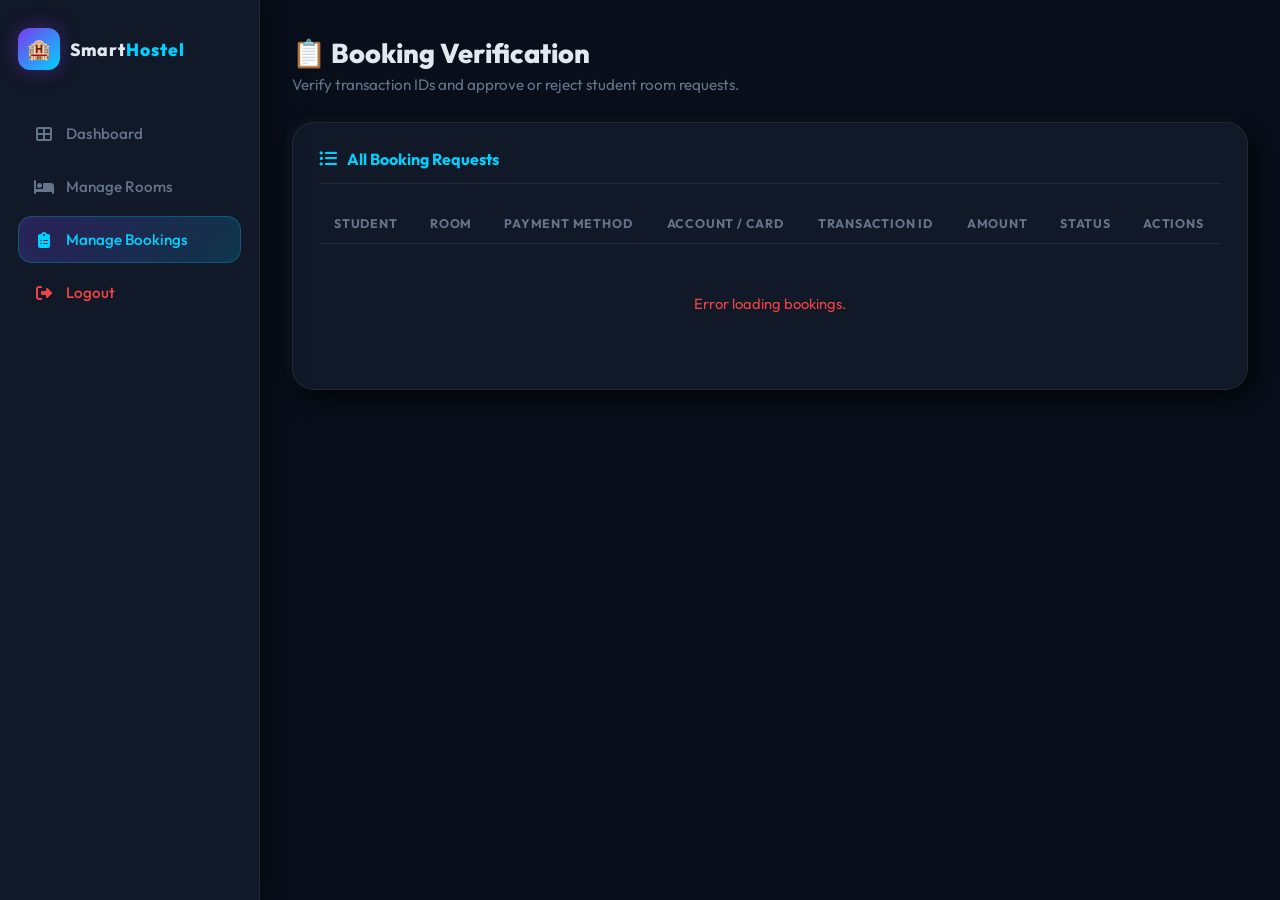
<file: manage_bookings.html>
<!DOCTYPE html>
<html lang="en">
<head>
    <meta charset="UTF-8">
    <meta name="viewport" content="width=device-width, initial-scale=1.0">
    <title>Manage Bookings – Admin</title>
    <link rel="stylesheet" href="https://cdnjs.cloudflare.com/ajax/libs/font-awesome/6.4.0/css/all.min.css">
    <link rel="stylesheet" href="shared.css">
    <style>
        table { min-width: 900px; }
        .trx-id { font-family: 'Courier New', monospace; color: #facc15; font-size: 0.82rem; }
        .acc-no  { font-weight: 700; color: white; }
    </style>
</head>
<body>
    <button class="hamburger" id="hamburger"><i class="fa fa-bars"></i></button>
    <div class="sidebar-overlay" id="overlay"></div>

    <div class="sidebar" id="sidebar">
        <div class="logo">
            <div class="logo-icon">🏨</div>
            <div class="logo-text">Smart<span>Hostel</span></div>
        </div>
        <nav><ul>
            <li onclick="location.href='admin_dashboard.html'"><i class="fa fa-th-large"></i> Dashboard</li>
            <li onclick="location.href='manage_rooms.html'"><i class="fa fa-bed"></i> Manage Rooms</li>
            <li class="active"><i class="fa fa-clipboard-list"></i> Manage Bookings</li>
            <li class="logout" onclick="doLogout()"><i class="fa fa-sign-out-alt"></i> Logout</li>
        </ul></nav>
    </div>

    <div class="main-content">
        <div class="page-header">
            <h1>📋 Booking Verification</h1>
            <p>Verify transaction IDs and approve or reject student room requests.</p>
        </div>

        <div class="table-wrap">
            <div class="panel-title"><i class="fa fa-list-ul"></i> All Booking Requests</div>
            <table>
                <thead>
                    <tr>
                        <th>Student</th>
                        <th>Room</th>
                        <th>Payment Method</th>
                        <th>Account / Card</th>
                        <th>Transaction ID</th>
                        <th>Amount</th>
                        <th>Status</th>
                        <th>Actions</th>
                    </tr>
                </thead>
                <tbody id="adminBookingList">
                    <tr><td colspan="8" style="text-align:center;color:var(--muted);padding:50px">Loading bookings…</td></tr>
                </tbody>
            </table>
        </div>
    </div>

    <script>
        const ham = document.getElementById('hamburger');
        const sidebar = document.getElementById('sidebar');
        const overlay = document.getElementById('overlay');
        ham.addEventListener('click', () => { sidebar.classList.toggle('open'); overlay.classList.toggle('open'); });
        overlay.addEventListener('click', () => { sidebar.classList.remove('open'); overlay.classList.remove('open'); });

        async function loadBookings() {
            const tbody = document.getElementById('adminBookingList');
            tbody.innerHTML = '';
            try {
                const res  = await fetch('api/bookings.php?action=get_bookings');
                const data = await res.json();
                if (data.status === 'success' && data.data.length > 0) {
                    data.data.forEach(b => {
                        const statusClass = b.status === 'Pending' ? 'badge-pending' : b.status === 'Approved' ? 'badge-approved' : 'badge-rejected';
                        const icon = b.method && b.method.includes('Card') ? 'fa-credit-card' : 'fa-mobile-alt';
                        const actions = b.status === 'Pending'
                            ? `<button class="btn btn-success btn-sm" onclick="updateStatus(${b.id},'Approved')"><i class="fa fa-check"></i> Approve</button>
                               <button class="btn btn-danger  btn-sm" onclick="updateStatus(${b.id},'Rejected')" style="margin-top:5px"><i class="fa fa-times"></i> Reject</button>`
                            : `<span class="badge ${statusClass}">✓ Done</span>`;
                        const tr = document.createElement('tr');
                        tr.innerHTML = `
                            <td><strong>${b.userEmail || 'Unknown'}</strong></td>
                            <td><span class="badge badge-cyan">${b.room}</span></td>
                            <td><i class="fa ${icon}" style="color:var(--cyan)"></i> ${b.method || 'N/A'}</td>
                            <td><span class="acc-no">${b.senderNumber || 'N/A'}</span></td>
                            <td><span class="trx-id">${b.transactionID || 'N/A'}</span></td>
                            <td style="color:var(--cyan);font-weight:700">${b.total}</td>
                            <td><span class="badge ${statusClass}">${b.status}</span></td>
                            <td>${actions}</td>
                        `;
                        tbody.appendChild(tr);
                    });
                } else {
                    tbody.innerHTML = `<tr><td colspan="8" style="text-align:center;color:var(--muted);padding:50px">No bookings submitted yet.</td></tr>`;
                }
            } catch {
                tbody.innerHTML = `<tr><td colspan="8" style="text-align:center;color:var(--red);padding:50px">Error loading bookings.</td></tr>`;
            }
        }

        async function updateStatus(id, newStatus) {
            const fd = new FormData();
            fd.append('action','update_status'); fd.append('id', id); fd.append('status', newStatus);
            try {
                const res  = await fetch('api/bookings.php', { method: 'POST', body: fd });
                const data = await res.json();
                if (data.status === 'success') loadBookings();
                else alert('Error: ' + data.message);
            } catch { alert('Connection error.'); }
        }

        window.onload = loadBookings;

        async function doLogout() {
            const fd = new FormData(); fd.append('action','logout');
            try { await fetch('api/auth.php', { method: 'POST', body: fd }); } catch {}
            window.location.href = 'login.html';
        }
    </script>
</body>
</html>
</file>
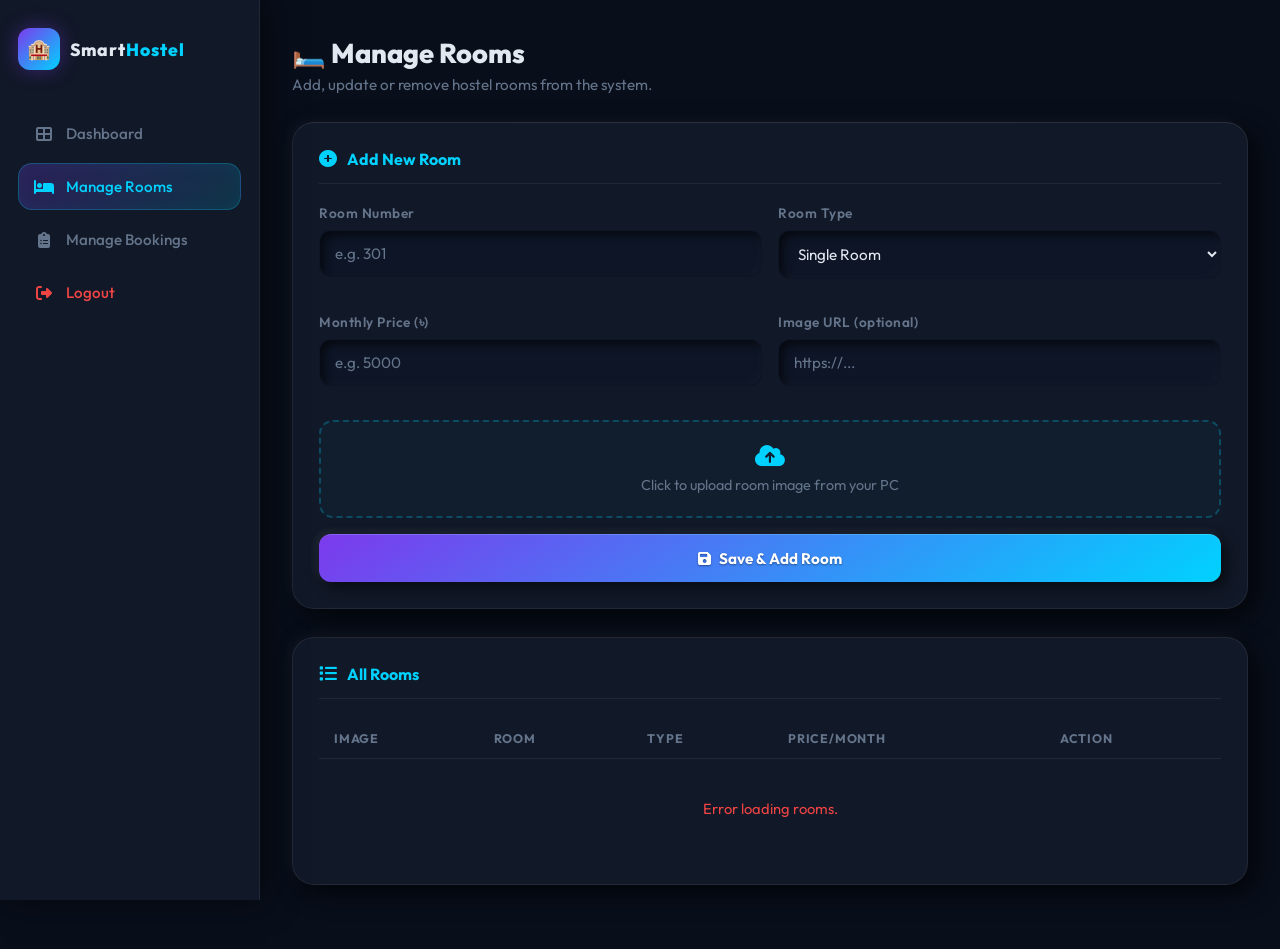
<file: manage_rooms.html>
<!DOCTYPE html>
<html lang="en">
<head>
    <meta charset="UTF-8">
    <meta name="viewport" content="width=device-width, initial-scale=1.0">
    <title>Manage Rooms – Admin</title>
    <link rel="stylesheet" href="https://cdnjs.cloudflare.com/ajax/libs/font-awesome/6.4.0/css/all.min.css">
    <link rel="stylesheet" href="shared.css">
    <style>
        .form-2col { display: grid; grid-template-columns: 1fr 1fr; gap: 16px; }
        @media(max-width:600px){ .form-2col { grid-template-columns: 1fr; } }
        .room-img { width: 64px; height: 48px; object-fit: cover; border-radius: 8px; box-shadow: 3px 3px 10px rgba(0,0,0,0.4); }
    </style>
</head>
<body>
    <button class="hamburger" id="hamburger"><i class="fa fa-bars"></i></button>
    <div class="sidebar-overlay" id="overlay"></div>

    <div class="sidebar" id="sidebar">
        <div class="logo">
            <div class="logo-icon">🏨</div>
            <div class="logo-text">Smart<span>Hostel</span></div>
        </div>
        <nav><ul>
            <li onclick="location.href='admin_dashboard.html'"><i class="fa fa-th-large"></i> Dashboard</li>
            <li class="active"><i class="fa fa-bed"></i> Manage Rooms</li>
            <li onclick="location.href='manage_bookings.html'"><i class="fa fa-clipboard-list"></i> Manage Bookings</li>
            <li class="logout" onclick="location.href='login.html'"><i class="fa fa-sign-out-alt"></i> Logout</li>
        </ul></nav>
    </div>

    <div class="main-content">
        <div class="page-header">
            <h1>🛏️ Manage Rooms</h1>
            <p>Add, update or remove hostel rooms from the system.</p>
        </div>

        <div class="card-3d" style="margin-bottom:28px">
            <div class="panel-title"><i class="fa fa-plus-circle"></i> Add New Room</div>
            <div class="form-2col">
                <div class="field-group">
                    <label class="field-label">Room Number</label>
                    <input type="text" id="rName" class="input-3d" placeholder="e.g. 301">
                </div>
                <div class="field-group">
                    <label class="field-label">Room Type</label>
                    <select id="rType" class="input-3d">
                        <option value="Single Room">Single Room</option>
                        <option value="Double Room">Double Room</option>
                        <option value="Triple Room">Triple Room</option>
                        <option value="Deluxe Room">Deluxe Room</option>
                    </select>
                </div>
                <div class="field-group">
                    <label class="field-label">Monthly Price (৳)</label>
                    <input type="text" id="rPrice" class="input-3d" placeholder="e.g. 5000">
                </div>
                <div class="field-group">
                    <label class="field-label">Image URL (optional)</label>
                    <input type="text" id="rImgLink" class="input-3d" placeholder="https://...">
                </div>
            </div>
            <div class="upload-zone" onclick="document.getElementById('rImgFile').click()" style="margin:16px 0">
                <i class="fa fa-cloud-upload-alt" style="font-size:1.5rem;margin-bottom:8px;color:var(--cyan)"></i>
                <div>Click to upload room image from your PC</div>
                <input type="file" id="rImgFile" accept="image/*" onchange="previewImage(this)" style="display:none">
            </div>
            <button class="btn btn-primary" onclick="saveRoom()">
                <i class="fa fa-save"></i> Save &amp; Add Room
            </button>
        </div>

        <div class="table-wrap">
            <div class="panel-title"><i class="fa fa-list"></i> All Rooms</div>
            <table>
                <thead>
                    <tr><th>Image</th><th>Room</th><th>Type</th><th>Price/Month</th><th>Action</th></tr>
                </thead>
                <tbody id="roomTable">
                    <tr><td colspan="5" style="text-align:center;color:var(--muted);padding:40px">Loading rooms…</td></tr>
                </tbody>
            </table>
        </div>
    </div>

    <script>
        const ham = document.getElementById('hamburger');
        const sidebar = document.getElementById('sidebar');
        const overlay = document.getElementById('overlay');
        ham.addEventListener('click', () => { sidebar.classList.toggle('open'); overlay.classList.toggle('open'); });
        overlay.addEventListener('click', () => { sidebar.classList.remove('open'); overlay.classList.remove('open'); });

        let uploadedImageData = '';
        function previewImage(input) {
            const file = input.files[0];
            if (file) {
                const reader = new FileReader();
                reader.onload = e => { uploadedImageData = e.target.result; };
                reader.readAsDataURL(file);
            }
        }

        async function saveRoom() {
            const name = document.getElementById('rName').value;
            const type = document.getElementById('rType').value;
            const price = document.getElementById('rPrice').value;
            const imgLink = document.getElementById('rImgLink').value;
            const finalImg = uploadedImageData || imgLink || 'https://via.placeholder.com/300?text=No+Image';
            if (!name || !price) return alert('Please fill in Room Number and Price!');
            const fd = new FormData();
            fd.append('action','add_room'); fd.append('name',`Room #${name}`);
            fd.append('type',type); fd.append('price',price); fd.append('image',finalImg);
            try {
                const res = await fetch('api/rooms.php', { method: 'POST', body: fd });
                const data = await res.json();
                if (data.status === 'success') { alert('Room Added!'); location.reload(); }
                else alert(data.message);
            } catch { alert('Connection error.'); }
        }

        async function loadRooms() {
            const tb = document.getElementById('roomTable');
            try {
                const res = await fetch('api/rooms.php?action=get_rooms');
                const data = await res.json();
                if (data.status === 'success' && data.data.length > 0) {
                    tb.innerHTML = data.data.map(r => `
                        <tr>
                            <td><img src="${r.image}" class="room-img" onerror="this.src='https://via.placeholder.com/64x48?text=No+Img'"></td>
                            <td><strong>${r.name}</strong></td>
                            <td><span class="badge badge-cyan">${r.type}</span></td>
                            <td style="color:var(--cyan);font-weight:700">৳ ${r.price}</td>
                            <td><button class="btn btn-danger btn-sm btn-icon" onclick="deleteRoom(${r.id})"><i class="fa fa-trash"></i></button></td>
                        </tr>
                    `).join('');
                } else {
                    tb.innerHTML = `<tr><td colspan="5" style="text-align:center;color:var(--muted);padding:40px">No rooms added yet.</td></tr>`;
                }
            } catch {
                tb.innerHTML = `<tr><td colspan="5" style="text-align:center;color:var(--red);padding:40px">Error loading rooms.</td></tr>`;
            }
        }

        async function deleteRoom(id) {
            if (!confirm('Delete this room?')) return;
            const fd = new FormData(); fd.append('action','delete_room'); fd.append('id',id);
            try {
                const res = await fetch('api/rooms.php', { method: 'POST', body: fd });
                const data = await res.json();
                if (data.status === 'success') loadRooms(); else alert(data.message);
            } catch { alert('Error deleting room.'); }
        }

        window.onload = loadRooms;
    </script>
</body>
</html>
</file>
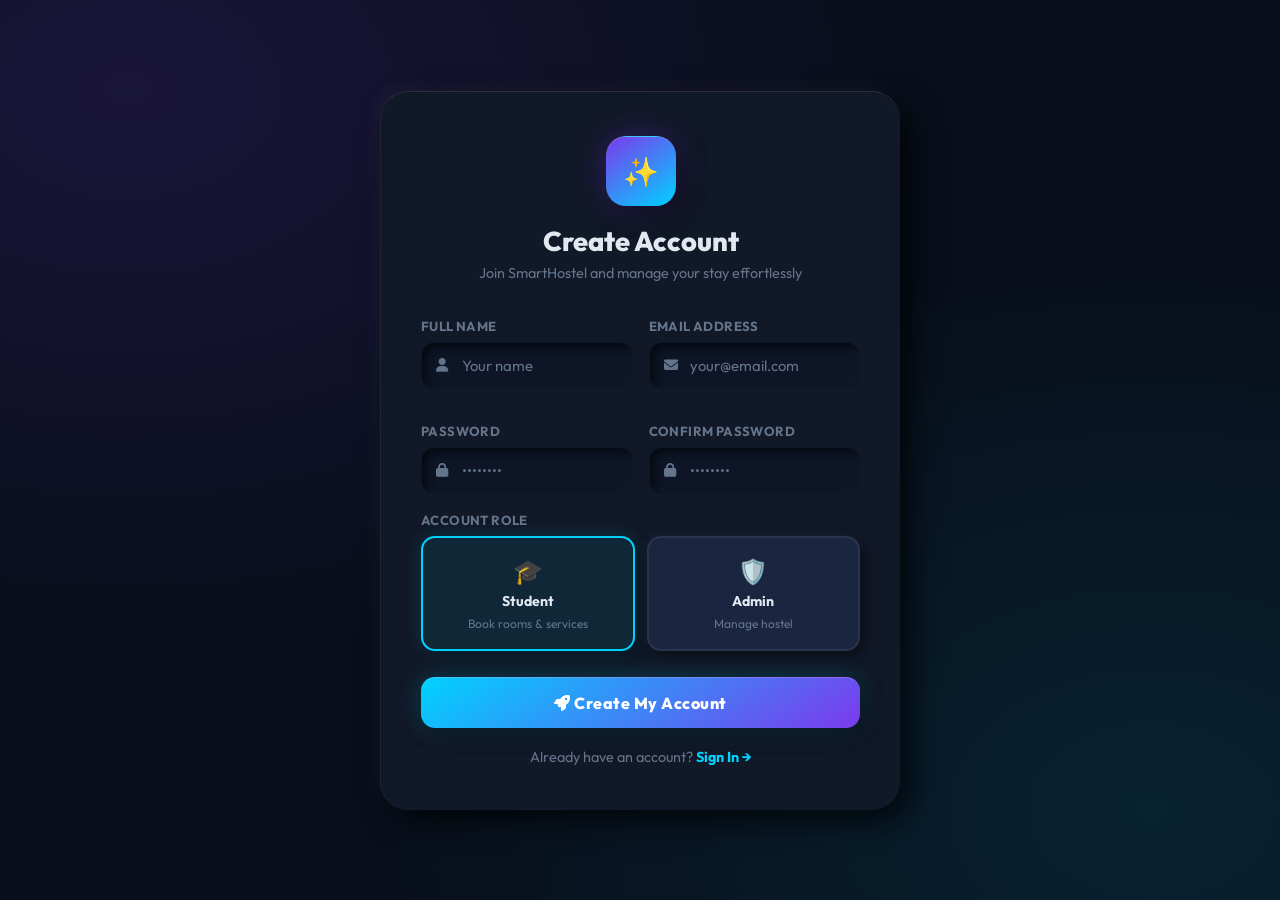
<file: register.html>
<!DOCTYPE html>
<html lang="en">
<head>
    <meta charset="UTF-8">
    <meta name="viewport" content="width=device-width, initial-scale=1.0">
    <title>Register – SmartHostel</title>
    <link rel="stylesheet" href="https://cdnjs.cloudflare.com/ajax/libs/font-awesome/6.4.0/css/all.min.css">
    <style>
        @import url('https://fonts.googleapis.com/css2?family=Outfit:wght@300;400;600;700;800;900&display=swap');
        :root {
            --bg: #080e1a; --surface: #111827; --surface2: #1a2540;
            --cyan: #00d2ff; --purple: #7c3aed; --text: #e2e8f0; --muted: #64748b;
            --shadow-card: 12px 12px 30px rgba(0,0,0,0.7), -6px -6px 16px rgba(255,255,255,0.04);
            --shadow-inset: inset 4px 4px 10px rgba(0,0,0,0.6), inset -3px -3px 8px rgba(255,255,255,0.03);
            --shadow-btn: 5px 5px 14px rgba(0,0,0,0.6), -3px -3px 8px rgba(255,255,255,0.07);
        }
        *, *::before, *::after { box-sizing: border-box; margin: 0; padding: 0; }
        body {
            background: var(--bg); color: var(--text); font-family: 'Outfit', sans-serif;
            min-height: 100vh; display: flex; align-items: center; justify-content: center;
            padding: 24px;
            background-image: radial-gradient(ellipse at 10% 10%, rgba(124,58,237,0.15) 0%, transparent 50%),
                              radial-gradient(ellipse at 90% 90%, rgba(0,210,255,0.1) 0%, transparent 50%);
        }
        .register-card {
            background: var(--surface); width: 100%; max-width: 520px;
            border-radius: 28px; padding: 44px 40px;
            box-shadow: var(--shadow-card);
            border-top: 1px solid rgba(255,255,255,0.1);
            border-left: 1px solid rgba(255,255,255,0.05);
        }
        .card-header { text-align: center; margin-bottom: 36px; }
        .card-header .icon {
            width: 70px; height: 70px; border-radius: 20px; margin: 0 auto 18px;
            background: linear-gradient(145deg, var(--purple), var(--cyan));
            display: flex; align-items: center; justify-content: center; font-size: 1.8rem;
            box-shadow: 8px 8px 22px rgba(0,0,0,0.5), 0 0 30px rgba(124,58,237,0.35);
            border-top: 1px solid rgba(255,255,255,0.2);
        }
        .card-header h2 { font-size: 1.7rem; font-weight: 800; }
        .card-header p { color: var(--muted); margin-top: 6px; font-size: 0.9rem; }

        .form-2col { display: grid; grid-template-columns: 1fr 1fr; gap: 16px; }
        @media(max-width:480px) { .form-2col { grid-template-columns: 1fr; } .register-card { padding: 32px 20px; } }

        .field-group { margin-bottom: 18px; }
        .field-label { display: block; font-size: 0.82rem; font-weight: 700; color: var(--muted); margin-bottom: 8px; letter-spacing: 0.4px; text-transform: uppercase; }
        .input-wrap { position: relative; }
        .input-wrap i { position: absolute; left: 15px; top: 50%; transform: translateY(-50%); color: var(--muted); font-size: 0.88rem; }
        .input-3d {
            width: 100%; padding: 13px 14px 13px 40px; border: none; border-radius: 13px;
            background: #0d1526; color: var(--text); font-family: inherit; font-size: 0.93rem;
            box-shadow: var(--shadow-inset); outline: none; transition: 0.25s; border: 1px solid transparent;
        }
        .input-3d:focus { box-shadow: var(--shadow-inset), 0 0 15px rgba(0,210,255,0.3); border-color: rgba(0,210,255,0.4); }
        .input-3d::placeholder { color: var(--muted); }

        /* Role Selection */
        .role-section { margin-bottom: 22px; }
        .role-grid { display: grid; grid-template-columns: 1fr 1fr; gap: 12px; margin-top: 8px; }
        .role-item {
            position: relative; cursor: pointer;
        }
        .role-item input { display: none; }
        .role-box {
            display: flex; flex-direction: column; align-items: center; gap: 6px;
            padding: 18px 12px; border-radius: 14px; border: 2px solid rgba(255,255,255,0.07);
            background: var(--surface2); transition: all 0.25s; cursor: pointer;
            box-shadow: 5px 5px 14px rgba(0,0,0,0.4), -3px -3px 8px rgba(255,255,255,0.03);
        }
        .role-item input:checked + .role-box {
            border-color: var(--cyan); background: rgba(0,210,255,0.08);
            box-shadow: 5px 5px 14px rgba(0,0,0,0.4), 0 0 18px rgba(0,210,255,0.2);
        }
        .role-box .r-icon { font-size: 1.5rem; }
        .role-box .r-label { font-size: 0.88rem; font-weight: 700; }
        .role-box .r-desc { font-size: 0.75rem; color: var(--muted); }

        .btn-register {
            width: 100%; padding: 15px; border: none; border-radius: 14px;
            background: linear-gradient(145deg, var(--cyan), var(--purple));
            color: white; font-size: 1rem; font-weight: 800; cursor: pointer; font-family: inherit;
            box-shadow: 6px 6px 18px rgba(0,0,0,0.5), 0 0 25px rgba(0,210,255,0.25);
            border-top: 1px solid rgba(255,255,255,0.2);
            transition: all 0.2s; letter-spacing: 0.5px; margin-top: 4px;
        }
        .btn-register:hover { transform: translateY(-2px); filter: brightness(1.1); }
        .btn-register:active { transform: translateY(2px); box-shadow: inset 4px 4px 12px rgba(0,0,0,0.6); border-top: none; }

        .login-link { text-align: center; margin-top: 20px; font-size: 0.9rem; color: var(--muted); }
        .login-link a { color: var(--cyan); font-weight: 700; text-decoration: none; transition: 0.2s; }
        .login-link a:hover { text-shadow: 0 0 10px var(--cyan); }
    </style>
</head>
<body>
<div class="register-card">
    <div class="card-header">
        <div class="icon">✨</div>
        <h2>Create Account</h2>
        <p>Join SmartHostel and manage your stay effortlessly</p>
    </div>

    <form id="registrationForm">
        <div class="form-2col">
            <div class="field-group">
                <label class="field-label">Full Name</label>
                <div class="input-wrap">
                    <i class="fa fa-user"></i>
                    <input type="text" id="regName" class="input-3d" placeholder="Your name" required>
                </div>
            </div>
            <div class="field-group">
                <label class="field-label">Email Address</label>
                <div class="input-wrap">
                    <i class="fa fa-envelope"></i>
                    <input type="email" id="regEmail" class="input-3d" placeholder="your@email.com" required>
                </div>
            </div>
            <div class="field-group">
                <label class="field-label">Password</label>
                <div class="input-wrap">
                    <i class="fa fa-lock"></i>
                    <input type="password" id="regPass" class="input-3d" placeholder="••••••••" required>
                </div>
            </div>
            <div class="field-group">
                <label class="field-label">Confirm Password</label>
                <div class="input-wrap">
                    <i class="fa fa-lock"></i>
                    <input type="password" id="regConfirmPass" class="input-3d" placeholder="••••••••" required>
                </div>
            </div>
        </div>

        <div class="role-section">
            <div class="field-label">Account Role</div>
            <div class="role-grid">
                <label class="role-item">
                    <input type="radio" name="role" value="student" checked>
                    <div class="role-box">
                        <div class="r-icon">🎓</div>
                        <div class="r-label">Student</div>
                        <div class="r-desc">Book rooms &amp; services</div>
                    </div>
                </label>
                <label class="role-item">
                    <input type="radio" name="role" value="admin">
                    <div class="role-box">
                        <div class="r-icon">🛡️</div>
                        <div class="r-label">Admin</div>
                        <div class="r-desc">Manage hostel</div>
                    </div>
                </label>
            </div>
        </div>

        <button type="submit" class="btn-register">
            <i class="fa fa-rocket"></i> Create My Account
        </button>
    </form>

    <p class="login-link">Already have an account? <a href="login.html">Sign In →</a></p>
</div>

<script>
    document.getElementById('registrationForm').onsubmit = async function(e) {
        e.preventDefault();
        const name        = document.getElementById('regName').value;
        const email       = document.getElementById('regEmail').value;
        const password    = document.getElementById('regPass').value;
        const confirmPass = document.getElementById('regConfirmPass').value;
        const role        = document.querySelector('input[name="role"]:checked').value;

        if (password !== confirmPass) return alert('Passwords do not match!');

        const fd = new FormData();
        fd.append('action','register'); fd.append('name', name);
        fd.append('email', email); fd.append('password', password); fd.append('role', role);
        try {
            const res  = await fetch('api/auth.php', { method: 'POST', body: fd });
            const data = await res.json();
            if (data.status === 'success') {
                alert('✅ Registration successful! Please sign in.');
                window.location.href = 'login.html';
            } else { alert(data.message || 'Registration failed.'); }
        } catch { alert('Error connecting to server.'); }
    };
</script>
</body>
</html>
</file>
<file: shared.css>
/* ==========================================
   SMART HOSTEL — SHARED 3D DESIGN SYSTEM
   ========================================== */

@import url('https://fonts.googleapis.com/css2?family=Outfit:wght@300;400;500;600;700;800&display=swap');

:root {
    --bg:            #080e1a;
    --bg2:           #0d1526;
    --surface:       #111827;
    --surface2:      #1a2540;
    --border:        rgba(255,255,255,0.07);
    --cyan:          #00d2ff;
    --purple:        #7c3aed;
    --pink:          #ec4899;
    --green:         #10b981;
    --orange:        #f59e0b;
    --red:           #ef4444;
    --text:          #e2e8f0;
    --muted:         #64748b;
    --sidebar-w:     260px;

    /* 3D Shadow Tokens */
    --shadow-card:   8px 8px 24px rgba(0,0,0,0.7), -4px -4px 12px rgba(255,255,255,0.04);
    --shadow-inset:  inset 4px 4px 10px rgba(0,0,0,0.6), inset -3px -3px 8px rgba(255,255,255,0.03);
    --shadow-btn:    5px 5px 14px rgba(0,0,0,0.6), -3px -3px 8px rgba(255,255,255,0.07);
    --shadow-lift:   10px 10px 28px rgba(0,0,0,0.8), -5px -5px 16px rgba(255,255,255,0.05);
    --shadow-glow-c: 0 0 20px rgba(0,210,255,0.35);
    --shadow-glow-p: 0 0 20px rgba(124,58,237,0.4);
}

*, *::before, *::after { box-sizing: border-box; margin: 0; padding: 0; }

body {
    background: var(--bg);
    color: var(--text);
    font-family: 'Outfit', 'Segoe UI', sans-serif;
    min-height: 100vh;
}

/* ── Scrollbar ─────────────────────────── */
::-webkit-scrollbar { width: 6px; }
::-webkit-scrollbar-track { background: var(--bg); }
::-webkit-scrollbar-thumb { background: var(--surface2); border-radius: 4px; }

/* ── Hamburger (mobile) ────────────────── */
.hamburger {
    display: none;
    position: fixed; top: 18px; left: 18px; z-index: 500;
    background: var(--surface2); border: none; color: var(--cyan);
    width: 44px; height: 44px; border-radius: 12px; font-size: 1.3rem;
    cursor: pointer; box-shadow: var(--shadow-btn); align-items: center; justify-content: center;
}
.sidebar-overlay {
    display: none; position: fixed; inset: 0; background: rgba(0,0,0,0.55);
    z-index: 150; backdrop-filter: blur(3px);
}

/* ── Sidebar ───────────────────────────── */
.sidebar {
    width: var(--sidebar-w);
    background: var(--surface);
    border-right: 1px solid var(--border);
    padding: 28px 18px 28px 18px;
    position: fixed; left: 0; top: 0; height: 100vh;
    box-sizing: border-box; z-index: 200;
    display: flex; flex-direction: column;
    box-shadow: 6px 0 30px rgba(0,0,0,0.5);
    transition: transform 0.3s ease;
}
.sidebar .logo {
    display: flex; align-items: center; gap: 10px;
    margin-bottom: 40px;
}
.sidebar .logo-icon {
    width: 42px; height: 42px; border-radius: 12px;
    background: linear-gradient(135deg, var(--purple), var(--cyan));
    display: flex; align-items: center; justify-content: center;
    font-size: 1.2rem; box-shadow: var(--shadow-glow-p);
}
.sidebar .logo-text { font-size: 1.1rem; font-weight: 800; letter-spacing: 1px; }
.sidebar .logo-text span { color: var(--cyan); }

.sidebar nav ul { list-style: none; flex: 1; }
.sidebar nav ul li {
    display: flex; align-items: center; gap: 12px;
    padding: 13px 15px; margin-bottom: 6px; border-radius: 14px;
    cursor: pointer; color: var(--muted); font-weight: 500; font-size: 0.95rem;
    transition: all 0.25s ease;
    border: 1px solid transparent;
}
.sidebar nav ul li i { width: 20px; text-align: center; font-size: 1rem; }
.sidebar nav ul li:hover {
    background: rgba(0,210,255,0.08);
    color: var(--text);
    border-color: rgba(0,210,255,0.15);
    transform: translateX(3px);
}
.sidebar nav ul li.active {
    background: linear-gradient(135deg, rgba(124,58,237,0.25), rgba(0,210,255,0.15));
    color: var(--cyan);
    border-color: rgba(0,210,255,0.25);
    box-shadow: inset 0 0 20px rgba(0,210,255,0.05);
}
.sidebar nav ul li.logout {
    color: var(--red); margin-top: auto;
}
.sidebar nav ul li.logout:hover { background: rgba(239,68,68,0.1); border-color: rgba(239,68,68,0.2); }

/* ── Main Content ──────────────────────── */
.main-content {
    margin-left: var(--sidebar-w);
    padding: 36px 32px;
    min-height: 100vh;
}

/* ── Welcome Banner ────────────────────── */
.welcome-banner {
    background: linear-gradient(135deg, #1a0a3a 0%, #0a2040 50%, #0a3320 100%);
    border: 1px solid rgba(124,58,237,0.3);
    padding: 32px 36px; border-radius: 24px; margin-bottom: 32px;
    position: relative; overflow: hidden;
    box-shadow: var(--shadow-lift);
}
.welcome-banner::before {
    content: ''; position: absolute; top: -50%; right: -10%;
    width: 300px; height: 300px;
    background: radial-gradient(circle, rgba(124,58,237,0.3), transparent 70%);
    border-radius: 50%;
}
.welcome-banner::after {
    content: ''; position: absolute; bottom: -40%; left: 20%;
    width: 250px; height: 250px;
    background: radial-gradient(circle, rgba(0,210,255,0.2), transparent 70%);
    border-radius: 50%;
}
.welcome-banner h1 { font-size: 1.9rem; font-weight: 800; position: relative; z-index: 1; }
.welcome-banner p { color: rgba(255,255,255,0.6); margin-top: 6px; position: relative; z-index: 1; }
.welcome-banner .accent { color: var(--cyan); }

/* ── 3D Card ───────────────────────────── */
.card-3d {
    background: var(--surface);
    border: 1px solid var(--border);
    border-radius: 22px; padding: 26px;
    box-shadow: var(--shadow-card);
    border-top-color: rgba(255,255,255,0.1);
    border-left-color: rgba(255,255,255,0.06);
    transition: transform 0.3s ease, box-shadow 0.3s ease;
}
.card-3d:hover {
    transform: translateY(-4px);
    box-shadow: var(--shadow-lift);
}

/* ── Glass Panel ───────────────────────── */
.glass-panel {
    background: rgba(17,24,39,0.85);
    border: 1px solid var(--border);
    border-radius: 22px; padding: 26px;
    backdrop-filter: blur(14px);
    box-shadow: var(--shadow-card);
    border-top-color: rgba(255,255,255,0.09);
}

/* ── Panel Title ───────────────────────── */
.panel-title {
    display: flex; align-items: center; gap: 10px;
    font-size: 1rem; font-weight: 700; color: var(--cyan);
    margin-bottom: 20px; padding-bottom: 14px;
    border-bottom: 1px solid var(--border);
}
.panel-title i { font-size: 1.1rem; }

/* ── Stat Card ─────────────────────────── */
.stat-card {
    background: var(--surface2);
    border-radius: 16px; padding: 18px 20px;
    box-shadow: var(--shadow-card);
    border: 1px solid var(--border);
    text-align: center;
}
.stat-card .stat-num {
    font-size: 2rem; font-weight: 800;
    background: linear-gradient(135deg, var(--cyan), var(--purple));
    -webkit-background-clip: text; -webkit-text-fill-color: transparent;
}
.stat-card .stat-label { font-size: 0.8rem; color: var(--muted); margin-top: 4px; }

/* ── Dash Grid ─────────────────────────── */
.dashboard-grid {
    display: grid; grid-template-columns: repeat(auto-fit, minmax(300px, 1fr));
    gap: 24px; margin-bottom: 28px;
}

/* ── Table ─────────────────────────────── */
.table-wrap {
    background: var(--surface);
    border: 1px solid var(--border);
    border-radius: 22px; padding: 26px;
    overflow-x: auto;
    box-shadow: var(--shadow-card);
    margin-bottom: 28px;
}
table { width: 100%; border-collapse: collapse; }
th {
    padding: 12px 15px; text-align: left;
    font-size: 0.78rem; text-transform: uppercase;
    letter-spacing: 0.8px; color: var(--muted);
    border-bottom: 1px solid var(--border);
}
td {
    padding: 14px 15px;
    border-bottom: 1px solid rgba(255,255,255,0.04);
    font-size: 0.92rem; vertical-align: middle;
}
tr:hover td { background: rgba(0,210,255,0.03); }
tr:last-child td { border-bottom: none; }

/* ── Badge ─────────────────────────────── */
.badge {
    display: inline-block; padding: 4px 12px;
    border-radius: 20px; font-size: 0.78rem; font-weight: 600;
}
.badge-pending  { background: rgba(245,158,11,0.15); color: var(--orange); border: 1px solid rgba(245,158,11,0.3); }
.badge-approved { background: rgba(16,185,129,0.15); color: var(--green);  border: 1px solid rgba(16,185,129,0.3); }
.badge-rejected { background: rgba(239,68,68,0.15);  color: var(--red);    border: 1px solid rgba(239,68,68,0.3); }
.badge-done     { background: rgba(16,185,129,0.15); color: var(--green);  border: 1px solid rgba(16,185,129,0.3); }
.badge-cyan     { background: rgba(0,210,255,0.12);  color: var(--cyan);   border: 1px solid rgba(0,210,255,0.25); }

/* ── Inputs ────────────────────────────── */
.input-3d {
    width: 100%; padding: 13px 15px; border: none; border-radius: 12px;
    background: #0d1526; color: var(--text); font-family: inherit; font-size: 0.95rem;
    box-shadow: var(--shadow-inset); outline: none;
    transition: box-shadow 0.25s, border 0.25s;
    border: 1px solid transparent;
}
.input-3d:focus {
    box-shadow: var(--shadow-inset), 0 0 14px rgba(0,210,255,0.3);
    border-color: rgba(0,210,255,0.4);
}
.input-3d::placeholder { color: var(--muted); }

select.input-3d option { background: #1a2540; }

label.field-label {
    display: block; margin-bottom: 8px;
    font-size: 0.85rem; font-weight: 600; color: var(--muted);
    letter-spacing: 0.5px;
}
.field-group { margin-bottom: 18px; }

/* ── Buttons ───────────────────────────── */
.btn {
    display: inline-flex; align-items: center; justify-content: center; gap: 8px;
    padding: 12px 22px; border: none; border-radius: 12px;
    font-family: inherit; font-size: 0.95rem; font-weight: 700;
    cursor: pointer; transition: all 0.2s ease;
    box-shadow: var(--shadow-btn);
    border-top: 1px solid rgba(255,255,255,0.15);
    text-shadow: 0 1px 2px rgba(0,0,0,0.4);
}
.btn:active { transform: translateY(2px); box-shadow: inset 4px 4px 10px rgba(0,0,0,0.6); border-top: none; }
.btn:hover { transform: translateY(-2px); filter: brightness(1.1); }

.btn-primary {
    background: linear-gradient(145deg, var(--purple), var(--cyan));
    color: white; width: 100%; padding: 14px;
}
.btn-success { background: linear-gradient(145deg, #065f46, var(--green)); color: white; }
.btn-danger  { background: linear-gradient(145deg, #7f1d1d, var(--red));   color: white; }
.btn-sm      { padding: 7px 14px; font-size: 0.83rem; border-radius: 9px; }
.btn-icon    { padding: 9px 12px; }

/* ── SOS Alert ─────────────────────────── */
.sos-alert {
    background: rgba(239,68,68,0.12); border: 1px solid rgba(239,68,68,0.4);
    padding: 16px 22px; border-radius: 16px; margin-bottom: 24px;
    display: none; justify-content: space-between; align-items: center;
    animation: sosPulse 1.8s infinite;
    box-shadow: 0 0 20px rgba(239,68,68,0.25);
}
@keyframes sosPulse {
    0%, 100% { box-shadow: 0 0 15px rgba(239,68,68,0.2); }
    50%       { box-shadow: 0 0 35px rgba(239,68,68,0.5); }
}

/* ── File Upload ───────────────────────── */
.upload-zone {
    border: 2px dashed rgba(0,210,255,0.25); border-radius: 14px;
    padding: 22px; text-align: center; cursor: pointer;
    transition: all 0.3s; background: rgba(0,210,255,0.03);
    color: var(--muted); font-size: 0.9rem;
}
.upload-zone:hover { border-color: var(--cyan); color: var(--cyan); background: rgba(0,210,255,0.07); }

/* ── Page header ───────────────────────── */
.page-header { margin-bottom: 28px; }
.page-header h1 { font-size: 1.7rem; font-weight: 800; }
.page-header p   { color: var(--muted); margin-top: 5px; font-size: 0.95rem; }

/* ── Responsive ────────────────────────── */
@media (max-width: 768px) {
    .hamburger { display: flex; }

    .sidebar { transform: translateX(-100%); }
    .sidebar.open { transform: translateX(0); }
    .sidebar-overlay.open { display: block; }

    .main-content { margin-left: 0; padding: 24px 16px; padding-top: 70px; }

    .dashboard-grid { grid-template-columns: 1fr; }

    .welcome-banner { padding: 24px 20px; }
    .welcome-banner h1 { font-size: 1.4rem; }

    .page-header h1 { font-size: 1.4rem; }
}

@media (max-width: 480px) {
    .main-content { padding: 16px 12px; padding-top: 70px; }
    table { font-size: 0.82rem; }
    th, td { padding: 10px 8px; }
}
</file>
